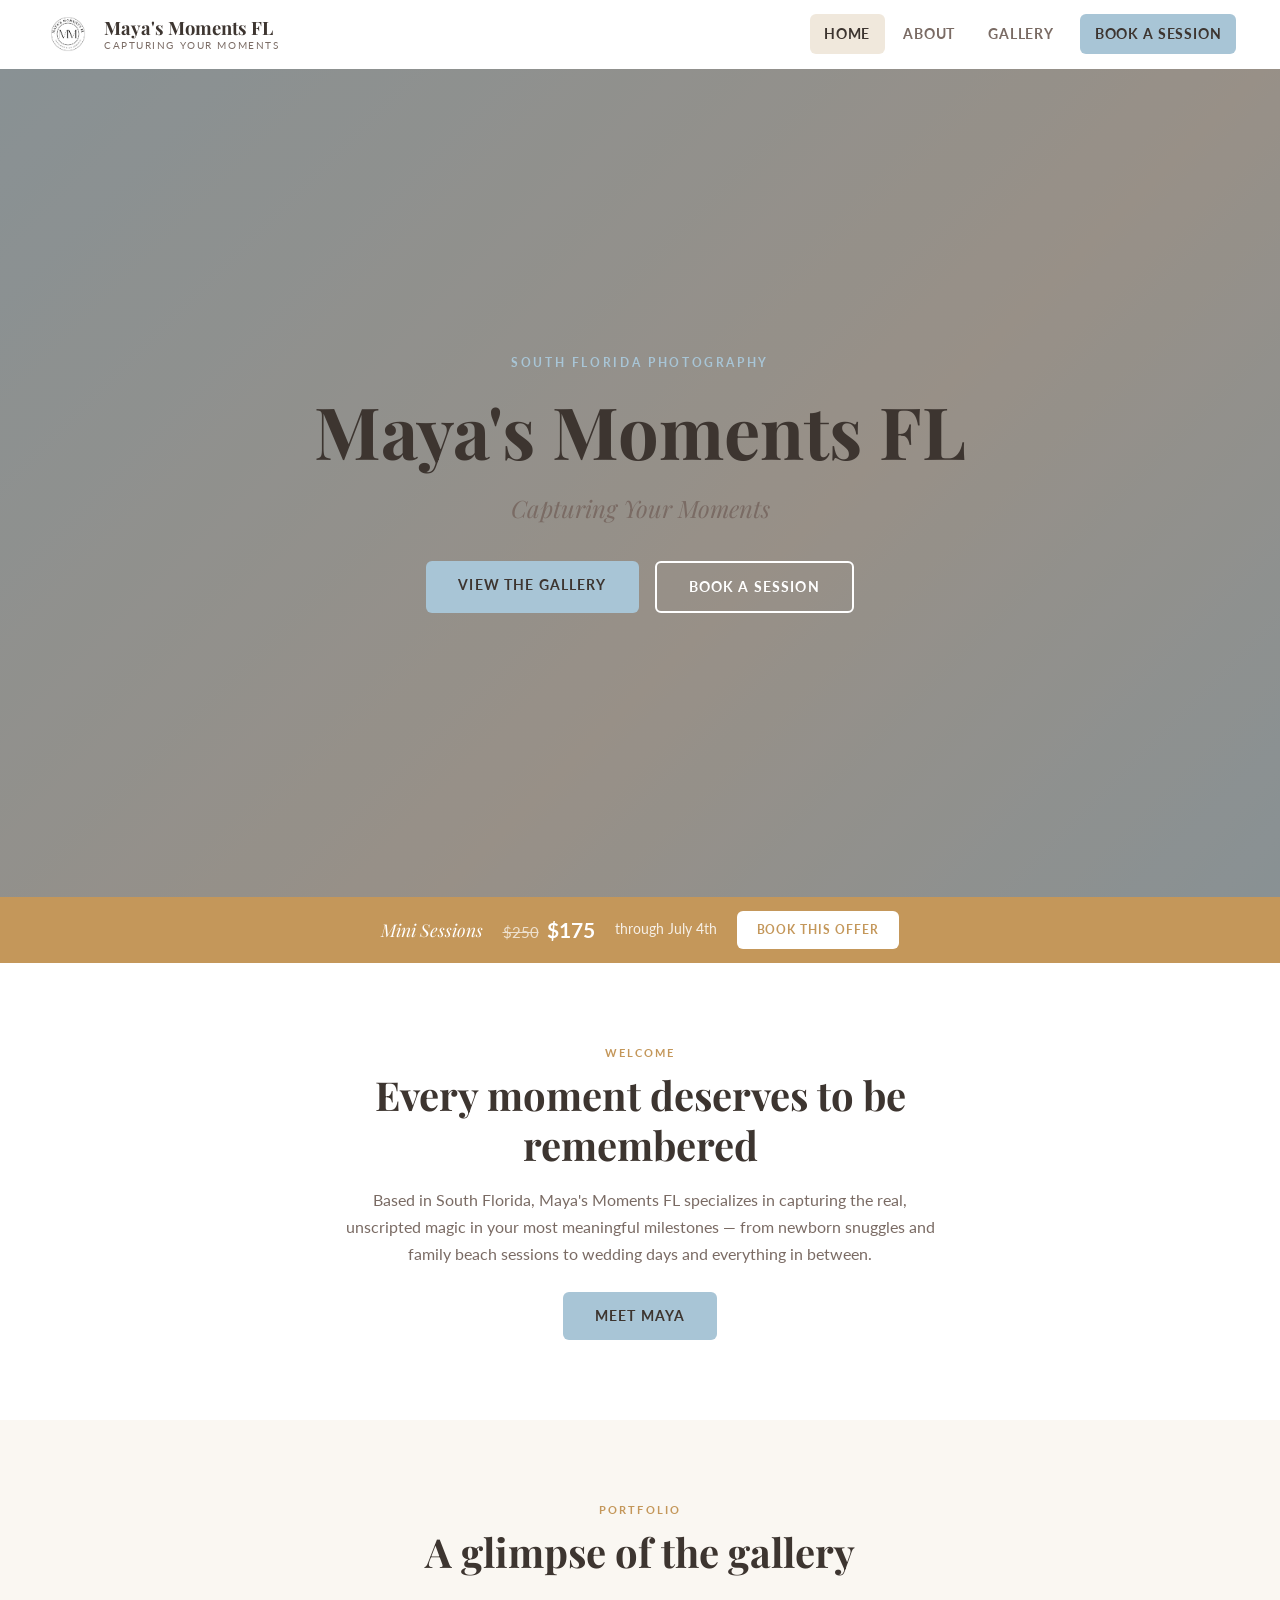
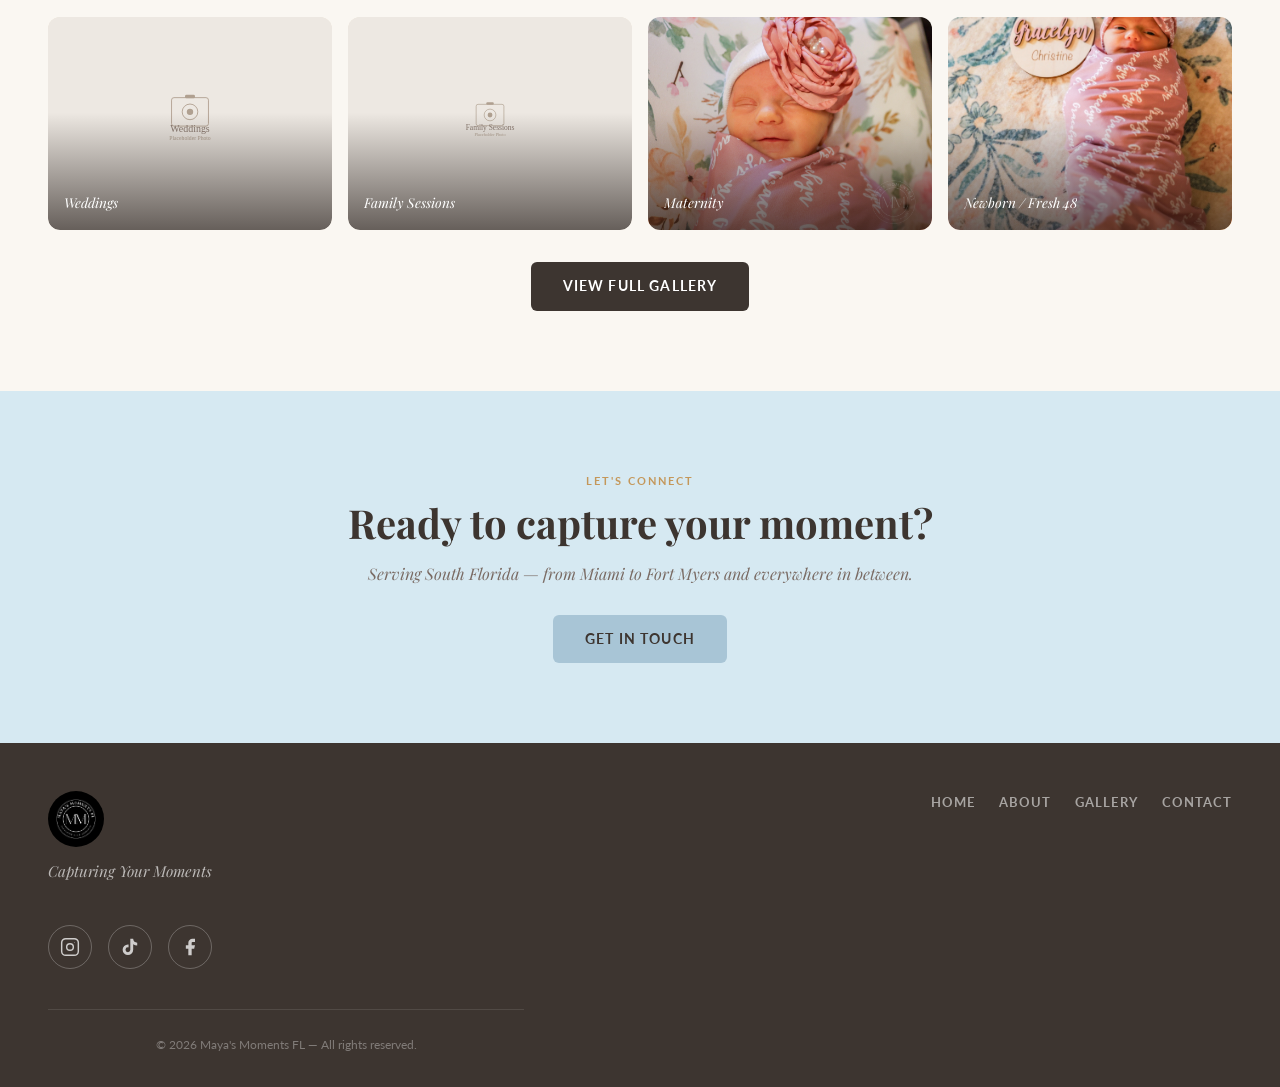
<file: index.html>
<!DOCTYPE html>
<html lang="en">
<head>
  <meta charset="UTF-8">
  <meta name="viewport" content="width=device-width, initial-scale=1.0">
  <title>Maya's Moments FL | South Florida Photographer | Weddings, Newborns &amp; Families</title>
  <meta name="description" content="South Florida photographer specializing in weddings, newborns, maternity, family sessions &amp; more. Serving Fort Myers, Naples, Cape Coral and all of Southwest Florida.">
  <link rel="canonical" href="https://www.mayasmomentsfl.com/">

  <!-- Open Graph -->
  <meta property="og:type"        content="website">
  <meta property="og:url"         content="https://www.mayasmomentsfl.com/">
  <meta property="og:site_name"   content="Maya's Moments FL">
  <meta property="og:title"       content="Maya's Moments FL | South Florida Photographer">
  <meta property="og:description" content="South Florida photographer specializing in weddings, newborns, maternity, family sessions & more. Serving Fort Myers, Naples, Cape Coral and all of Southwest Florida.">
  <meta property="og:image"       content="https://www.mayasmomentsfl.com/images/logo.jpg">
  <meta property="og:locale"      content="en_US">

  <!-- Twitter Card -->
  <meta name="twitter:card"        content="summary_large_image">
  <meta name="twitter:title"       content="Maya's Moments FL | South Florida Photographer">
  <meta name="twitter:description" content="South Florida photographer specializing in weddings, newborns, maternity, family sessions & more. Serving Fort Myers, Naples, Cape Coral and all of Southwest Florida.">
  <meta name="twitter:image"       content="https://www.mayasmomentsfl.com/images/logo.jpg">

  <!-- Structured Data -->
  <script type="application/ld+json">
  {
    "@context": "https://schema.org",
    "@graph": [
      {
        "@type": "WebSite",
        "@id": "https://www.mayasmomentsfl.com/#website",
        "url": "https://www.mayasmomentsfl.com/",
        "name": "Maya's Moments FL",
        "description": "South Florida photographer specializing in weddings, newborns, maternity, family sessions, and more."
      },
      {
        "@type": ["LocalBusiness", "ProfessionalService"],
        "@id": "https://www.mayasmomentsfl.com/#business",
        "name": "Maya's Moments FL",
        "description": "South Florida photographer specializing in weddings, newborn, maternity, family sessions, engagement, birthday parties, senior portraits, headshots, and more. Serving Fort Myers, Naples, Cape Coral, Punta Gorda, Port Charlotte, and all of Southwest Florida.",
        "url": "https://www.mayasmomentsfl.com",
        "logo": {
          "@type": "ImageObject",
          "url": "https://www.mayasmomentsfl.com/images/logo.jpg"
        },
        "image": "https://www.mayasmomentsfl.com/images/logo.jpg",
        "priceRange": "$$",
        "areaServed": [
          {"@type": "City", "name": "Fort Myers"},
          {"@type": "City", "name": "Naples"},
          {"@type": "City", "name": "Cape Coral"},
          {"@type": "City", "name": "Punta Gorda"},
          {"@type": "City", "name": "Port Charlotte"},
          {"@type": "City", "name": "Sarasota"},
          {"@type": "City", "name": "Bonita Springs"},
          {"@type": "City", "name": "Marco Island"},
          {"@type": "City", "name": "Estero"},
          {"@type": "City", "name": "Venice"}
        ],
        "sameAs": [
          "https://www.instagram.com/mayas_moments_fl/",
          "https://www.tiktok.com/@mayasmomentsfl",
          "https://www.facebook.com/profile.php?id=61576767068245"
        ],
        "hasOfferCatalog": {
          "@type": "OfferCatalog",
          "name": "Photography Sessions",
          "itemListElement": [
            {"@type": "Offer", "itemOffered": {"@type": "Service", "name": "Wedding Photography", "description": "Full wedding day coverage across South Florida"}},
            {"@type": "Offer", "itemOffered": {"@type": "Service", "name": "Newborn Photography", "description": "Fresh 48 and newborn sessions in your home or a studio"}},
            {"@type": "Offer", "itemOffered": {"@type": "Service", "name": "Maternity Photography", "description": "Beautiful maternity portraits celebrating new beginnings"}},
            {"@type": "Offer", "itemOffered": {"@type": "Service", "name": "Family Photography", "description": "Outdoor and indoor family portrait sessions"}},
            {"@type": "Offer", "itemOffered": {"@type": "Service", "name": "Engagement Photography", "description": "Romantic engagement sessions at your favorite locations"}},
            {"@type": "Offer", "itemOffered": {"@type": "Service", "name": "Birthday Party Photography", "description": "Birthday party and milestone celebration photography"}},
            {"@type": "Offer", "itemOffered": {"@type": "Service", "name": "Senior Portrait Photography", "description": "High school senior portraits"}},
            {"@type": "Offer", "itemOffered": {"@type": "Service", "name": "Headshot Photography", "description": "Professional headshots and personal branding photography"}}
          ]
        }
      }
    ]
  }
  </script>

  <!-- ⚠️  LOGO PLACEHOLDER: swap src with real logo file once Maya provides it.
       Recommended: SVG or PNG with transparent background, ~200px wide.
       Also update the footer logo (same src). -->
  <link rel="icon" href="images/favicon.svg" type="image/svg+xml">

  <!-- Google Fonts -->
  <link rel="preconnect" href="https://fonts.googleapis.com">
  <link rel="preconnect" href="https://fonts.gstatic.com" crossorigin>
  <link href="https://fonts.googleapis.com/css2?family=Playfair+Display:ital,wght@0,400;0,700;1,400&family=Lato:wght@300;400;700&display=swap" rel="stylesheet">

  <link rel="stylesheet" href="css/styles.css">

  <!-- Google Analytics -->
  <script async src="https://www.googletagmanager.com/gtag/js?id=G-0F8P575LH1"></script>
  <script>
    window.dataLayer = window.dataLayer || [];
    function gtag(){dataLayer.push(arguments);}
    gtag('js', new Date());
    gtag('config', 'G-0F8P575LH1');
  </script>
</head>
<body>

  <!-- ============================================================
       HEADER & NAVIGATION (shared on every page)
       ============================================================ -->
  <header class="site-header" id="site-header">
    <div class="container header-inner">

      <a href="index.html" class="site-logo" aria-label="Maya's Moments FL — Home">
        <img src="images/logo.jpg" alt="Maya's Moments FL logo" width="48" height="48">
        <div class="logo-text">
          Maya's Moments FL
          <span>Capturing Your Moments</span>
        </div>
      </a>

      <!-- Desktop nav -->
      <nav class="nav-menu" aria-label="Main navigation">
        <ul class="nav-list">
          <li><a href="index.html"   class="nav-link">Home</a></li>
          <li><a href="about.html"   class="nav-link">About</a></li>
          <li><a href="gallery.html" class="nav-link">Gallery</a></li>
          <li><a href="contact.html" class="nav-link btn-nav">Book a Session</a></li>
        </ul>
      </nav>

      <!-- Mobile hamburger -->
      <button class="nav-toggle" aria-label="Toggle navigation" aria-expanded="false" aria-controls="mobile-nav">
        <span class="nav-toggle-bar"></span>
        <span class="nav-toggle-bar"></span>
        <span class="nav-toggle-bar"></span>
      </button>

    </div>

    <!-- Mobile dropdown -->
    <div class="nav-mobile-menu" id="mobile-nav">
      <ul class="nav-mobile-list">
        <li><a href="index.html"   class="nav-link">Home</a></li>
        <li><a href="about.html"   class="nav-link">About</a></li>
        <li><a href="gallery.html" class="nav-link">Gallery</a></li>
        <li><a href="contact.html" class="nav-link">Book a Session</a></li>
      </ul>
    </div>
  </header>


  <!-- ============================================================
       HERO
       Once Maya's hero photo is ready:
         1. Upload it to images/hero/hero.jpg (or .webp)
         2. Add this to the .hero element's inline style:
            background-image: url('images/hero/hero.jpg');
         3. Add class "has-photo" to .hero so text switches to white
         4. Remove or keep the .hero-placeholder-bg div (it will
            be hidden behind the real photo)
       ============================================================ -->
  <section class="hero">
    <div class="hero-placeholder-bg" aria-hidden="true"></div>
    <div class="hero-content">
      <span class="hero-eyebrow">South Florida Photography</span>
      <h1>Maya's Moments FL</h1>
      <p class="hero-tagline">Capturing Your Moments</p>
      <div class="hero-cta-group">
        <a href="gallery.html" class="btn btn-primary">View the Gallery</a>
        <a href="contact.html" class="btn btn-outline">Book a Session</a>
      </div>
    </div>
  </section>


  <!-- ============================================================
       PROMO BANNER
       ⚠️  THIS IS THE ONLY BLOCK YOU NEED TO EDIT TO CHANGE THE
           CURRENT PROMOTION. Update the 5 values marked below.
           No layout or CSS changes needed — text only.
       ============================================================ -->
  <section class="promo-banner">
    <div class="promo-inner container">

      <!-- The session type or offer name -->
      <span class="promo-service">Mini Sessions</span>

      <div class="promo-pricing">
        <!-- Original (full) price — shown with strikethrough -->
        <span class="promo-original">$250</span>
        <!-- Sale price -->
        <span class="promo-sale">$175</span>
      </div>

      <!-- The deadline — write it however you like -->
      <span class="promo-through">through July 4th</span>

      <a href="contact.html" class="btn-promo">Book This Offer</a>

    </div>
  </section>


  <!-- ============================================================
       INTRO
       ============================================================ -->
  <section class="intro">
    <div class="intro-inner container">
      <span class="section-label">Welcome</span>
      <h2>Every moment deserves to be remembered</h2>
      <p>
        Based in South Florida, Maya's Moments FL specializes in capturing the
        real, unscripted magic in your most meaningful milestones — from
        newborn snuggles and family beach sessions to wedding days and
        everything in between.
      </p>
      <!-- ⚠️  PLACEHOLDER intro copy above — swap with Maya's preferred wording -->
      <a href="about.html" class="btn btn-primary">Meet Maya</a>
    </div>
  </section>


  <!-- ============================================================
       GALLERY PREVIEW (featured categories on homepage)
       Each .preview-card shows one category. To change which
       categories appear here, update the data-category labels,
       the image src paths, and the link hrefs.
       ============================================================ -->
  <section class="gallery-preview">
    <div class="container">
      <span class="section-label">Portfolio</span>
      <h2>A glimpse of the gallery</h2>

      <div class="preview-grid">

        <div class="preview-card">
          <img src="images/gallery/weddings/01.svg"
               alt="Wedding photography"
               loading="lazy" width="800" height="1067">
          <div class="preview-card-label">
            <span>Weddings</span>
          </div>
          <a href="gallery.html?filter=weddings" class="preview-card-link" aria-label="See wedding photos"></a>
        </div>

        <div class="preview-card">
          <img src="images/gallery/family-sessions/02.svg"
               alt="Family session photography"
               loading="lazy" width="1200" height="800">
          <div class="preview-card-label">
            <span>Family Sessions</span>
          </div>
          <a href="gallery.html?filter=family-sessions" class="preview-card-link" aria-label="See family session photos"></a>
        </div>

        <div class="preview-card">
          <img src="images/gallery/maternity/9S3A1457.jpg"
               alt="Maternity photography"
               loading="lazy" width="2000" height="1628">
          <div class="preview-card-label">
            <span>Maternity</span>
          </div>
          <a href="gallery.html?filter=maternity" class="preview-card-link" aria-label="See maternity photos"></a>
        </div>

        <div class="preview-card">
          <img src="images/gallery/newborn-fresh-48/9S3A1040.jpg"
               alt="Newborn photography"
               loading="lazy" width="1333" height="2000">
          <div class="preview-card-label">
            <span>Newborn / Fresh 48</span>
          </div>
          <a href="gallery.html?filter=newborn-fresh-48" class="preview-card-link" aria-label="See newborn photos"></a>
        </div>

      </div>

      <div class="preview-more">
        <a href="gallery.html" class="btn btn-dark">View Full Gallery</a>
      </div>
    </div>
  </section>


  <!-- ============================================================
       CTA SECTION
       ============================================================ -->
  <section class="cta-section">
    <div class="container">
      <span class="section-label">Let's Connect</span>
      <h2>Ready to capture your moment?</h2>
      <p>Serving South Florida — from Miami to Fort Myers and everywhere in between.</p>
      <a href="contact.html" class="btn btn-primary">Get in Touch</a>
    </div>
  </section>


  <!-- ============================================================
       FOOTER (shared on every page)
       ============================================================ -->
  <footer class="site-footer">
    <div class="footer-inner container">

      <div class="footer-brand">
        <img src="images/logo.jpg" alt="Maya's Moments FL" width="56" height="56">
        <p class="footer-tagline">Capturing Your Moments</p>
      </div>

      <nav class="footer-nav" aria-label="Footer navigation">
        <a href="index.html">Home</a>
        <a href="about.html">About</a>
        <a href="gallery.html">Gallery</a>
        <a href="contact.html">Contact</a>
      </nav>

      <!-- Social links -->
      <div class="social-links" aria-label="Social media links">

        <!-- Instagram -->
        <a href="https://www.instagram.com/mayas_moments_fl/"
           class="social-link"
           target="_blank"
           rel="noopener noreferrer"
           aria-label="Instagram: @mayas_moments_fl">
          <svg viewBox="0 0 24 24" fill="none" stroke="currentColor" stroke-width="1.75" stroke-linecap="round" stroke-linejoin="round" aria-hidden="true">
            <rect x="2" y="2" width="20" height="20" rx="5" ry="5"/>
            <circle cx="12" cy="12" r="4"/>
            <circle cx="17.5" cy="6.5" r="0.5" fill="currentColor" stroke="none"/>
          </svg>
        </a>

        <!-- TikTok -->
        <a href="https://www.tiktok.com/@mayasmomentsfl"
           class="social-link"
           target="_blank"
           rel="noopener noreferrer"
           aria-label="TikTok: @mayasmomentsfl">
          <svg viewBox="0 0 24 24" fill="currentColor" aria-hidden="true">
            <path d="M19.59 6.69a4.83 4.83 0 01-3.77-4.25V2h-3.45v13.67a2.89 2.89 0 01-2.88 2.5 2.89 2.89 0 01-2.89-2.89 2.89 2.89 0 012.89-2.89c.28 0 .54.04.79.1V9.01a6.27 6.27 0 00-.79-.05 6.34 6.34 0 00-6.34 6.34 6.34 6.34 0 006.34 6.34 6.34 6.34 0 006.33-6.34V8.69a8.18 8.18 0 004.84 1.56V6.82a4.86 4.86 0 01-1.07-.13z"/>
          </svg>
        </a>

        <!-- Facebook
             ⚠️  This is a personal-profile-style URL, not a Business Page URL.
             Ask Maya to convert her page to a proper Facebook Business Page to
             get a clean vanity URL like facebook.com/MayasMomentsFl.
             Then replace the href below with the cleaner URL. -->
        <a href="https://www.facebook.com/profile.php?id=61576767068245"
           class="social-link"
           target="_blank"
           rel="noopener noreferrer"
           aria-label="Facebook: Maya's Moments FL">
          <svg viewBox="0 0 24 24" fill="currentColor" aria-hidden="true">
            <path d="M18 2h-3a5 5 0 00-5 5v3H7v4h3v8h4v-8h3l1-4h-4V7a1 1 0 011-1h3z"/>
          </svg>
        </a>

      </div>

      <p class="footer-bottom">
        &copy; <span id="footer-year"></span> Maya's Moments FL &mdash; All rights reserved.
      </p>

    </div>
  </footer>

  <script>document.getElementById('footer-year').textContent = new Date().getFullYear();</script>
  <script src="js/main.js"></script>

</body>
</html>
</file>
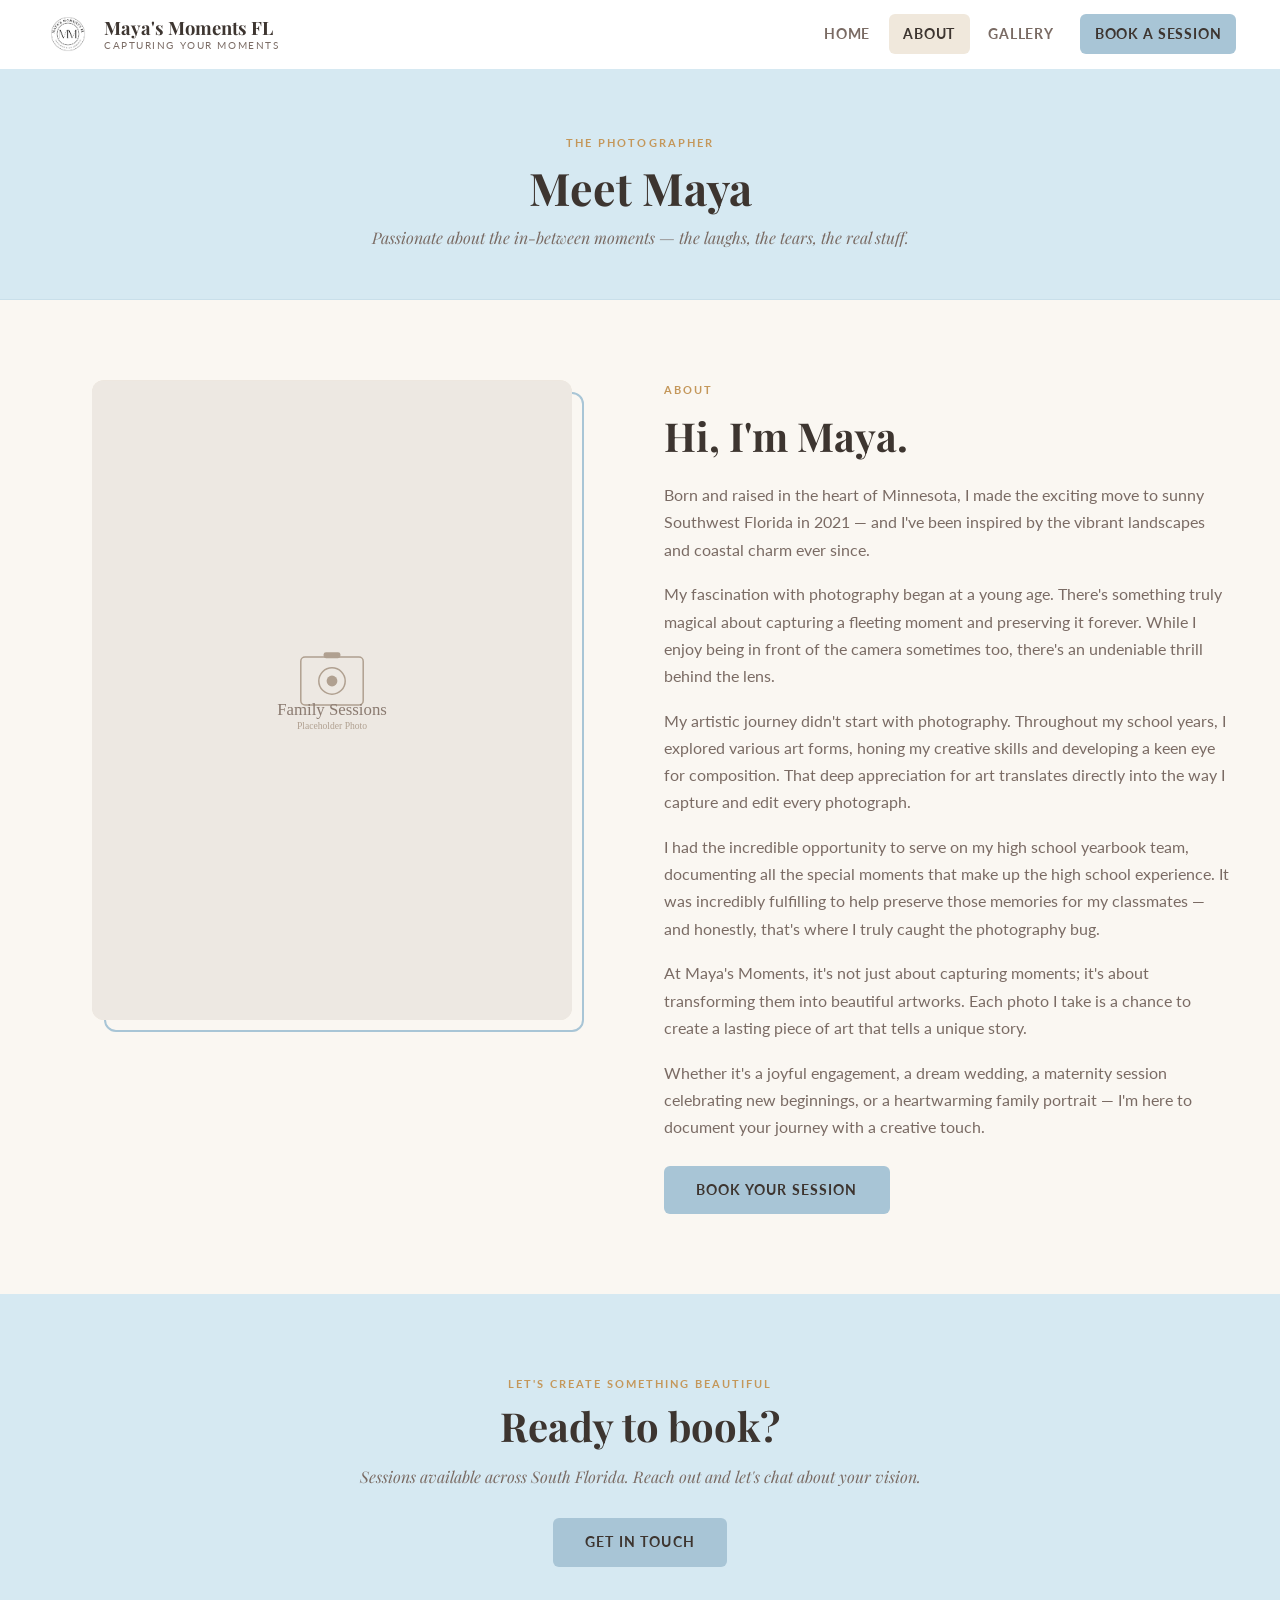
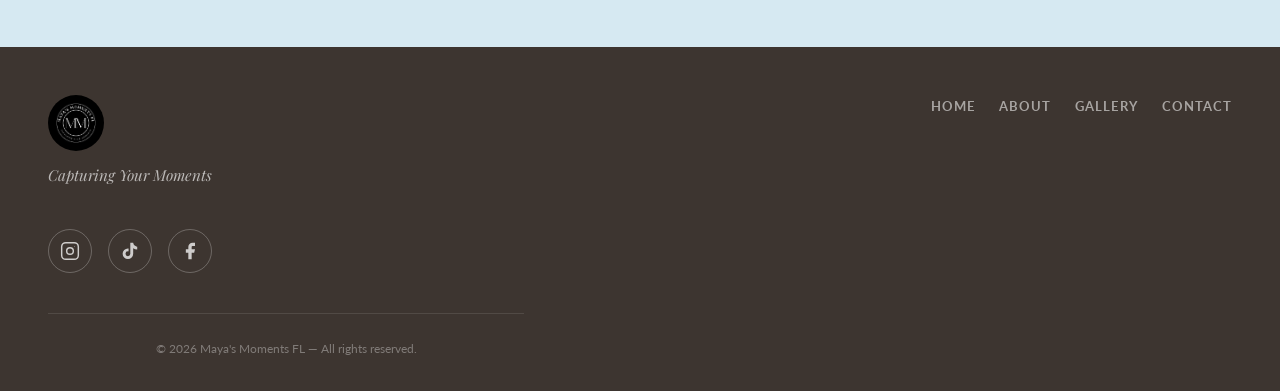
<file: about.html>
<!DOCTYPE html>
<html lang="en">
<head>
  <meta charset="UTF-8">
  <meta name="viewport" content="width=device-width, initial-scale=1.0">
  <title>About Maya | South Florida Photographer — Maya's Moments FL</title>
  <meta name="description" content="Meet Maya — a passionate South Florida photographer capturing life's most meaningful moments. Minnesota-raised, Southwest Florida-based since 2021.">
  <link rel="canonical" href="https://www.mayasmomentsfl.com/about.html">

  <!-- Open Graph -->
  <meta property="og:type"        content="profile">
  <meta property="og:url"         content="https://www.mayasmomentsfl.com/about.html">
  <meta property="og:site_name"   content="Maya's Moments FL">
  <meta property="og:title"       content="About Maya | South Florida Photographer">
  <meta property="og:description" content="Meet Maya — a passionate South Florida photographer capturing life's most meaningful moments. Minnesota-raised, Southwest Florida-based since 2021.">
  <meta property="og:image"       content="https://www.mayasmomentsfl.com/images/logo.jpg">
  <meta property="og:locale"      content="en_US">

  <!-- Twitter Card -->
  <meta name="twitter:card"        content="summary_large_image">
  <meta name="twitter:title"       content="About Maya | South Florida Photographer">
  <meta name="twitter:description" content="Meet Maya — a passionate South Florida photographer capturing life's most meaningful moments. Minnesota-raised, Southwest Florida-based since 2021.">
  <meta name="twitter:image"       content="https://www.mayasmomentsfl.com/images/logo.jpg">

  <!-- Structured Data -->
  <script type="application/ld+json">
  {
    "@context": "https://schema.org",
    "@graph": [
      {
        "@type": "AboutPage",
        "@id": "https://www.mayasmomentsfl.com/about.html#page",
        "url": "https://www.mayasmomentsfl.com/about.html",
        "name": "About Maya | South Florida Photographer — Maya's Moments FL",
        "description": "Meet Maya, South Florida photographer passionate about capturing life's most meaningful moments.",
        "isPartOf": {"@id": "https://www.mayasmomentsfl.com/#website"}
      },
      {
        "@type": "Person",
        "@id": "https://www.mayasmomentsfl.com/about.html#maya",
        "name": "Maya",
        "jobTitle": "Photographer",
        "worksFor": {"@id": "https://www.mayasmomentsfl.com/#business"},
        "description": "Born in Minnesota, Maya moved to Southwest Florida in 2021. With an art background and passion for storytelling through imagery, she specializes in weddings, newborns, maternity, and family photography.",
        "sameAs": [
          "https://www.instagram.com/mayas_moments_fl/",
          "https://www.tiktok.com/@mayasmomentsfl"
        ]
      }
    ]
  }
  </script>

  <link rel="icon" href="images/favicon.svg" type="image/svg+xml">
  <link rel="preconnect" href="https://fonts.googleapis.com">
  <link rel="preconnect" href="https://fonts.gstatic.com" crossorigin>
  <link href="https://fonts.googleapis.com/css2?family=Playfair+Display:ital,wght@0,400;0,700;1,400&family=Lato:wght@300;400;700&display=swap" rel="stylesheet">
  <link rel="stylesheet" href="css/styles.css">

  <!-- Google Analytics -->
  <script async src="https://www.googletagmanager.com/gtag/js?id=G-0F8P575LH1"></script>
  <script>
    window.dataLayer = window.dataLayer || [];
    function gtag(){dataLayer.push(arguments);}
    gtag('js', new Date());
    gtag('config', 'G-0F8P575LH1');
  </script>
</head>
<body>

  <!-- ============================================================
       HEADER & NAVIGATION
       ============================================================ -->
  <header class="site-header" id="site-header">
    <div class="container header-inner">

      <a href="index.html" class="site-logo" aria-label="Maya's Moments FL — Home">
        <img src="images/logo.jpg" alt="Maya's Moments FL logo" width="48" height="48">
        <div class="logo-text">
          Maya's Moments FL
          <span>Capturing Your Moments</span>
        </div>
      </a>

      <nav class="nav-menu" aria-label="Main navigation">
        <ul class="nav-list">
          <li><a href="index.html"   class="nav-link">Home</a></li>
          <li><a href="about.html"   class="nav-link">About</a></li>
          <li><a href="gallery.html" class="nav-link">Gallery</a></li>
          <li><a href="contact.html" class="nav-link btn-nav">Book a Session</a></li>
        </ul>
      </nav>

      <button class="nav-toggle" aria-label="Toggle navigation" aria-expanded="false" aria-controls="mobile-nav">
        <span class="nav-toggle-bar"></span>
        <span class="nav-toggle-bar"></span>
        <span class="nav-toggle-bar"></span>
      </button>

    </div>

    <div class="nav-mobile-menu" id="mobile-nav">
      <ul class="nav-mobile-list">
        <li><a href="index.html"   class="nav-link">Home</a></li>
        <li><a href="about.html"   class="nav-link">About</a></li>
        <li><a href="gallery.html" class="nav-link">Gallery</a></li>
        <li><a href="contact.html" class="nav-link">Book a Session</a></li>
      </ul>
    </div>
  </header>


  <!-- ============================================================
       PAGE HERO
       ============================================================ -->
  <section class="page-hero">
    <div class="container">
      <span class="section-label">The photographer</span>
      <h1>Meet Maya</h1>
      <p>Passionate about the in-between moments — the laughs, the tears, the real stuff.</p>
    </div>
  </section>


  <!-- ============================================================
       ABOUT CONTENT
       ⚠️  BIO TEXT IS A PLACEHOLDER.
           Replace the paragraphs below with Maya's actual "About"
           text from her Zenfolio profile page.
       ============================================================ -->
  <section class="about-section">
    <div class="container">
      <div class="about-inner">

        <div class="about-photo-wrap">
          <!-- ⚠️  PLACEHOLDER PHOTO — add a portrait of Maya.
               Recommended: images/about/maya.jpg  (3:4 crop, ~800x1067px)
               Replace the src below when the photo is ready. -->
          <img src="images/gallery/family-sessions/01.svg"
               alt="Maya — photographer"
               width="800" height="1067"
               loading="lazy">
        </div>

        <div class="about-text">
          <span class="section-label">About</span>
          <h2>Hi, I'm Maya.</h2>

          <p>
            Born and raised in the heart of Minnesota, I made the exciting move
            to sunny Southwest Florida in 2021 — and I've been inspired by the
            vibrant landscapes and coastal charm ever since.
          </p>
          <p>
            My fascination with photography began at a young age. There's
            something truly magical about capturing a fleeting moment and
            preserving it forever. While I enjoy being in front of the camera
            sometimes too, there's an undeniable thrill behind the lens.
          </p>
          <p>
            My artistic journey didn't start with photography. Throughout my
            school years, I explored various art forms, honing my creative
            skills and developing a keen eye for composition. That deep
            appreciation for art translates directly into the way I capture and
            edit every photograph.
          </p>
          <p>
            I had the incredible opportunity to serve on my high school yearbook
            team, documenting all the special moments that make up the high
            school experience. It was incredibly fulfilling to help preserve
            those memories for my classmates — and honestly, that's where I
            truly caught the photography bug.
          </p>
          <p>
            At Maya's Moments, it's not just about capturing moments; it's about
            transforming them into beautiful artworks. Each photo I take is a
            chance to create a lasting piece of art that tells a unique story.
          </p>
          <p>
            Whether it's a joyful engagement, a dream wedding, a maternity
            session celebrating new beginnings, or a heartwarming family
            portrait — I'm here to document your journey with a creative touch.
          </p>

          <a href="contact.html" class="btn btn-primary">Book Your Session</a>
        </div>

      </div>
    </div>
  </section>


  <!-- ============================================================
       CTA
       ============================================================ -->
  <section class="cta-section">
    <div class="container">
      <span class="section-label">Let's create something beautiful</span>
      <h2>Ready to book?</h2>
      <p>Sessions available across South Florida. Reach out and let's chat about your vision.</p>
      <a href="contact.html" class="btn btn-primary">Get in Touch</a>
    </div>
  </section>


  <!-- ============================================================
       FOOTER
       ============================================================ -->
  <footer class="site-footer">
    <div class="footer-inner container">

      <div class="footer-brand">
        <img src="images/logo.jpg" alt="Maya's Moments FL" width="56" height="56">
        <p class="footer-tagline">Capturing Your Moments</p>
      </div>

      <nav class="footer-nav" aria-label="Footer navigation">
        <a href="index.html">Home</a>
        <a href="about.html">About</a>
        <a href="gallery.html">Gallery</a>
        <a href="contact.html">Contact</a>
      </nav>

      <div class="social-links" aria-label="Social media links">

        <a href="https://www.instagram.com/mayas_moments_fl/"
           class="social-link" target="_blank" rel="noopener noreferrer"
           aria-label="Instagram: @mayas_moments_fl">
          <svg viewBox="0 0 24 24" fill="none" stroke="currentColor" stroke-width="1.75" stroke-linecap="round" stroke-linejoin="round" aria-hidden="true">
            <rect x="2" y="2" width="20" height="20" rx="5" ry="5"/>
            <circle cx="12" cy="12" r="4"/>
            <circle cx="17.5" cy="6.5" r="0.5" fill="currentColor" stroke="none"/>
          </svg>
        </a>

        <a href="https://www.tiktok.com/@mayasmomentsfl"
           class="social-link" target="_blank" rel="noopener noreferrer"
           aria-label="TikTok: @mayasmomentsfl">
          <svg viewBox="0 0 24 24" fill="currentColor" aria-hidden="true">
            <path d="M19.59 6.69a4.83 4.83 0 01-3.77-4.25V2h-3.45v13.67a2.89 2.89 0 01-2.88 2.5 2.89 2.89 0 01-2.89-2.89 2.89 2.89 0 012.89-2.89c.28 0 .54.04.79.1V9.01a6.27 6.27 0 00-.79-.05 6.34 6.34 0 00-6.34 6.34 6.34 6.34 0 006.34 6.34 6.34 6.34 0 006.33-6.34V8.69a8.18 8.18 0 004.84 1.56V6.82a4.86 4.86 0 01-1.07-.13z"/>
          </svg>
        </a>

        <!-- ⚠️  FACEBOOK URL: personal-profile URL — swap once Maya converts to Business Page -->
        <a href="https://www.facebook.com/profile.php?id=61576767068245"
           class="social-link" target="_blank" rel="noopener noreferrer"
           aria-label="Facebook: Maya's Moments FL">
          <svg viewBox="0 0 24 24" fill="currentColor" aria-hidden="true">
            <path d="M18 2h-3a5 5 0 00-5 5v3H7v4h3v8h4v-8h3l1-4h-4V7a1 1 0 011-1h3z"/>
          </svg>
        </a>

      </div>

      <p class="footer-bottom">
        &copy; <span id="footer-year"></span> Maya's Moments FL &mdash; All rights reserved.
      </p>

    </div>
  </footer>

  <script>document.getElementById('footer-year').textContent = new Date().getFullYear();</script>
  <script src="js/main.js"></script>

</body>
</html>
</file>
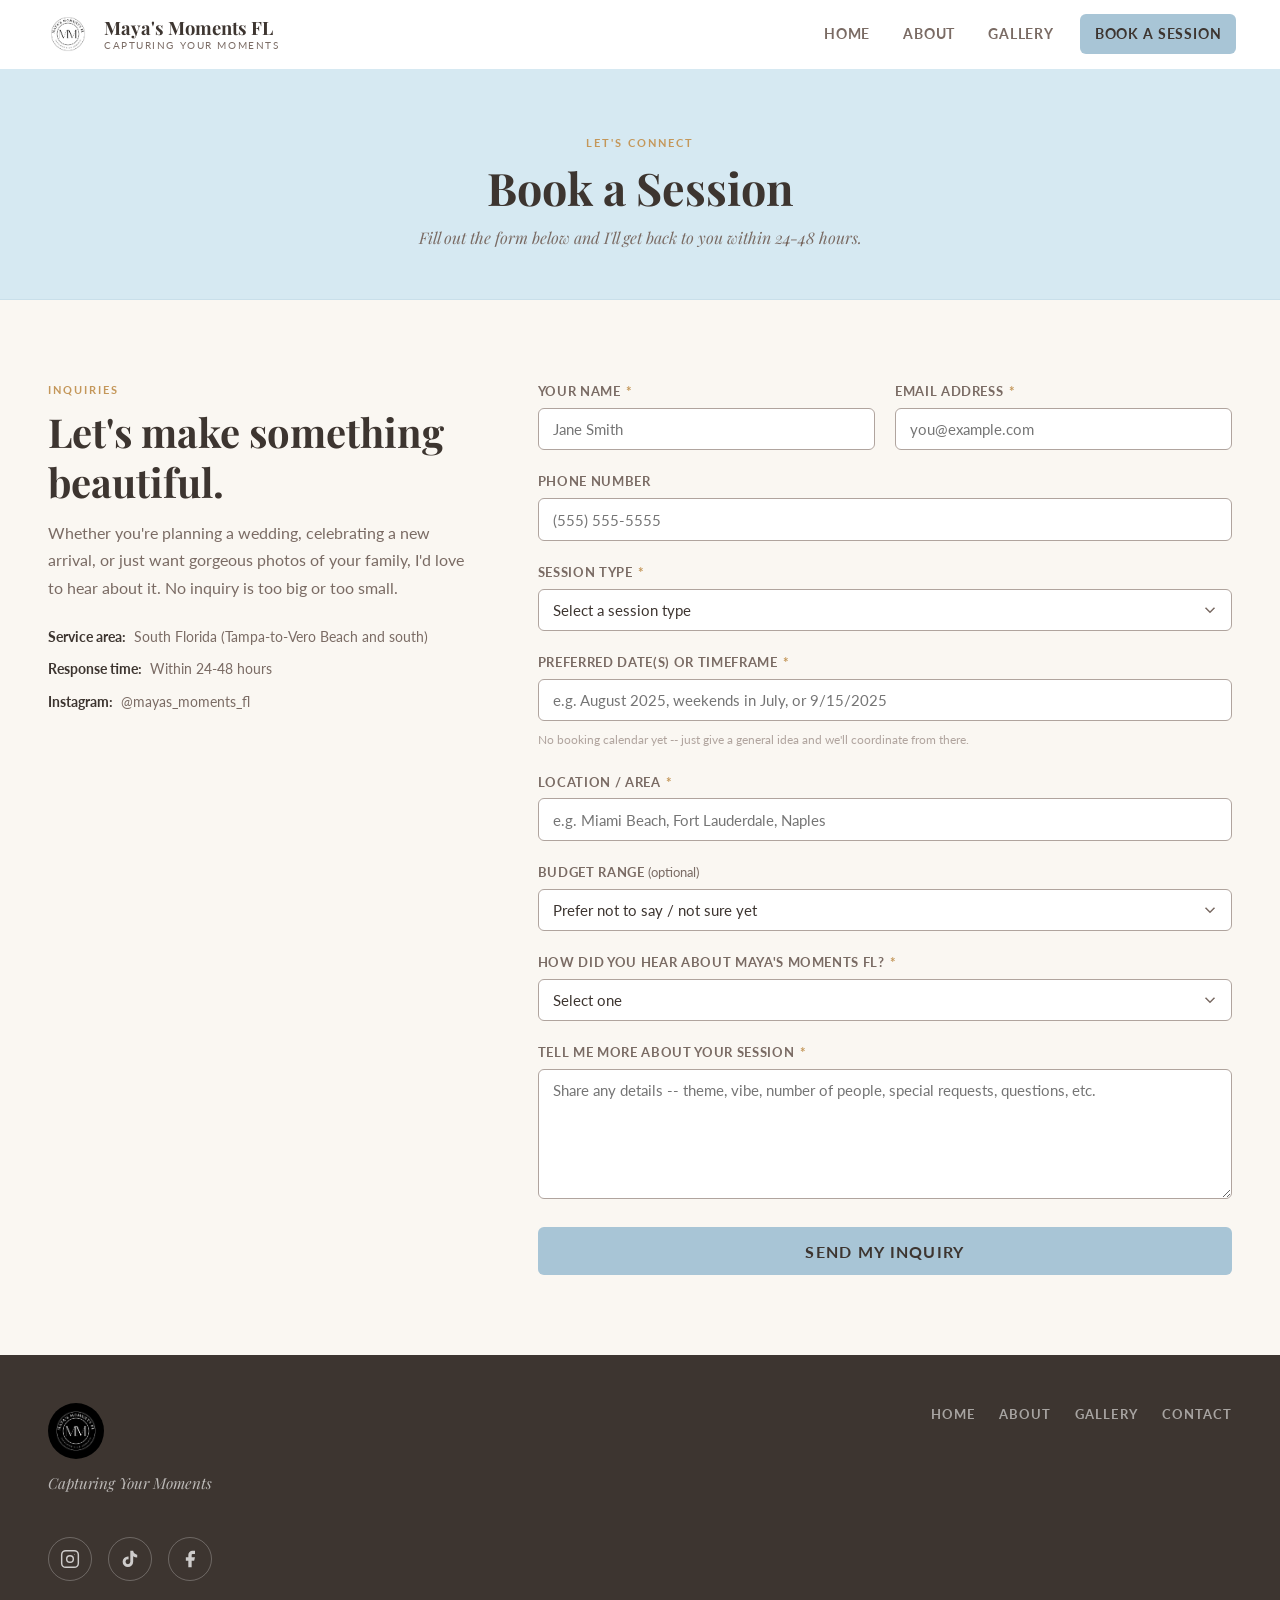
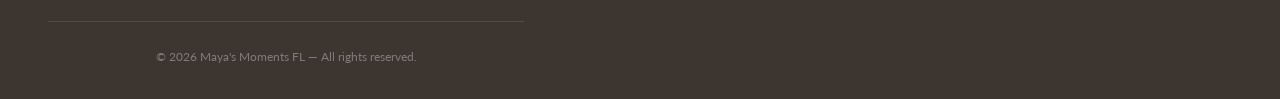
<file: contact.html>
<!DOCTYPE html>
<html lang="en">
<head>
  <meta charset="UTF-8">
  <meta name="viewport" content="width=device-width, initial-scale=1.0">
  <title>Book a Session | South Florida Photography — Maya's Moments FL</title>
  <meta name="description" content="Book a photography session with Maya's Moments FL. Serving South Florida for weddings, families, newborns, maternity & more. Inquire today.">
  <link rel="canonical" href="https://www.mayasmomentsfl.com/contact.html">

  <!-- Open Graph -->
  <meta property="og:type"        content="website">
  <meta property="og:url"         content="https://www.mayasmomentsfl.com/contact.html">
  <meta property="og:site_name"   content="Maya's Moments FL">
  <meta property="og:title"       content="Book a Session | Maya's Moments FL — South Florida Photographer">
  <meta property="og:description" content="Book a photography session with Maya's Moments FL. Serving South Florida for weddings, families, newborns, maternity & more. Inquire today.">
  <meta property="og:image"       content="https://www.mayasmomentsfl.com/images/logo.jpg">
  <meta property="og:locale"      content="en_US">

  <!-- Twitter Card -->
  <meta name="twitter:card"        content="summary_large_image">
  <meta name="twitter:title"       content="Book a Session | Maya's Moments FL — South Florida Photographer">
  <meta name="twitter:description" content="Book a photography session with Maya's Moments FL. Serving South Florida for weddings, families, newborns, maternity & more. Inquire today.">
  <meta name="twitter:image"       content="https://www.mayasmomentsfl.com/images/logo.jpg">

  <!-- Structured Data -->
  <script type="application/ld+json">
  {
    "@context": "https://schema.org",
    "@type": "ContactPage",
    "@id": "https://www.mayasmomentsfl.com/contact.html#page",
    "url": "https://www.mayasmomentsfl.com/contact.html",
    "name": "Book a Session | South Florida Photography — Maya's Moments FL",
    "description": "Inquire about a photography session with Maya's Moments FL. Serving South Florida for weddings, family sessions, maternity, newborns, and more.",
    "isPartOf": {"@id": "https://www.mayasmomentsfl.com/#website"}
  }
  </script>

  <link rel="icon" href="images/favicon.svg" type="image/svg+xml">
  <link rel="preconnect" href="https://fonts.googleapis.com">
  <link rel="preconnect" href="https://fonts.gstatic.com" crossorigin>
  <link href="https://fonts.googleapis.com/css2?family=Playfair+Display:ital,wght@0,400;0,700;1,400&family=Lato:wght@300;400;700&display=swap" rel="stylesheet">
  <link rel="stylesheet" href="css/styles.css">

  <!-- Google Analytics -->
  <script async src="https://www.googletagmanager.com/gtag/js?id=G-0F8P575LH1"></script>
  <script>
    window.dataLayer = window.dataLayer || [];
    function gtag(){dataLayer.push(arguments);}
    gtag('js', new Date());
    gtag('config', 'G-0F8P575LH1');
  </script>
</head>
<body>

  <!-- ============================================================
       HEADER & NAVIGATION
       ============================================================ -->
  <header class="site-header" id="site-header">
    <div class="container header-inner">

      <a href="index.html" class="site-logo" aria-label="Maya's Moments FL — Home">
        <img src="images/logo.jpg" alt="Maya's Moments FL logo" width="48" height="48">
        <div class="logo-text">
          Maya's Moments FL
          <span>Capturing Your Moments</span>
        </div>
      </a>

      <nav class="nav-menu" aria-label="Main navigation">
        <ul class="nav-list">
          <li><a href="index.html"   class="nav-link">Home</a></li>
          <li><a href="about.html"   class="nav-link">About</a></li>
          <li><a href="gallery.html" class="nav-link">Gallery</a></li>
          <li><a href="contact.html" class="nav-link btn-nav">Book a Session</a></li>
        </ul>
      </nav>

      <button class="nav-toggle" aria-label="Toggle navigation" aria-expanded="false" aria-controls="mobile-nav">
        <span class="nav-toggle-bar"></span>
        <span class="nav-toggle-bar"></span>
        <span class="nav-toggle-bar"></span>
      </button>

    </div>

    <div class="nav-mobile-menu" id="mobile-nav">
      <ul class="nav-mobile-list">
        <li><a href="index.html"   class="nav-link">Home</a></li>
        <li><a href="about.html"   class="nav-link">About</a></li>
        <li><a href="gallery.html" class="nav-link">Gallery</a></li>
        <li><a href="contact.html" class="nav-link">Book a Session</a></li>
      </ul>
    </div>
  </header>


  <!-- ============================================================
       PAGE HERO
       ============================================================ -->
  <section class="page-hero">
    <div class="container">
      <span class="section-label">Let's connect</span>
      <h1>Book a Session</h1>
      <p>Fill out the form below and I'll get back to you within 24-48 hours.</p>
    </div>
  </section>


  <!-- ============================================================
       CONTACT SECTION
       ============================================================ -->
  <section class="contact-section">
    <div class="container">
      <div class="contact-inner">

        <!-- Left column: info -->
        <div class="contact-info">
          <span class="section-label">Inquiries</span>
          <h2>Let's make something beautiful.</h2>
          <p>
            Whether you're planning a wedding, celebrating a new arrival, or
            just want gorgeous photos of your family, I'd love to hear about it.
            No inquiry is too big or too small.
          </p>
          <!-- ⚠️  PLACEHOLDER copy above — swap with Maya's preferred wording -->

          <div class="contact-meta">
            <div class="contact-meta-item">
              <strong>Service area:</strong>
              <span>South Florida (Tampa-to-Vero Beach and south)</span>
            </div>
            <div class="contact-meta-item">
              <strong>Response time:</strong>
              <span>Within 24-48 hours</span>
            </div>
            <div class="contact-meta-item">
              <strong>Instagram:</strong>
              <a href="https://www.instagram.com/mayas_moments_fl/" target="_blank" rel="noopener noreferrer">@mayas_moments_fl</a>
            </div>
          </div>
        </div>


        <!-- Right column: inquiry form -->
        <div class="contact-form-wrap">

          <!-- ⚠️  FORMSPREE SETUP — before going live:
               1. Go to formspree.io and create a free account.
               2. Create a new form; copy your unique form endpoint URL.
               3. Replace YOUR_FORM_ID_HERE in the action= below.
                  Example: action="https://formspree.io/f/abcdefgh"
               Formspree will email all submissions to the email on your account. -->
          <form class="inquiry-form"
                id="inquiry-form"
                action="https://formspree.io/f/xwvdpddg"
                method="POST">

            <!-- Honeypot field (spam protection — do not remove) -->
            <input type="text" name="_gotcha" style="display:none" tabindex="-1" autocomplete="off">

            <!-- Redirect back here after submission -->
            <input type="hidden" name="_next" value="contact.html?sent=1">


            <div class="form-row">
              <div class="form-group">
                <label for="name">Your name <span class="req" aria-label="required">*</span></label>
                <input type="text" id="name" name="name" required autocomplete="name" placeholder="Jane Smith">
              </div>

              <div class="form-group">
                <label for="email">Email address <span class="req" aria-label="required">*</span></label>
                <input type="email" id="email" name="email" required autocomplete="email" placeholder="you@example.com">
              </div>
            </div>

            <div class="form-group">
              <label for="phone">Phone number</label>
              <input type="tel" id="phone" name="phone" autocomplete="tel" placeholder="(555) 555-5555">
            </div>

            <div class="form-group">
              <label for="session-type">Session type <span class="req" aria-label="required">*</span></label>
              <select id="session-type" name="session_type" required>
                <option value="" disabled selected>Select a session type</option>
                <option value="Weddings">Weddings</option>
                <option value="Family Sessions">Family Sessions</option>
                <option value="Maternity">Maternity</option>
                <option value="Newborn / Fresh 48">Newborn / Fresh 48</option>
                <option value="Engagement Sessions">Engagement Sessions</option>
                <option value="Couple Sessions">Couple Sessions</option>
                <option value="Birthday Parties">Birthday Parties</option>
                <option value="Baby Showers / Gender Reveals">Baby Showers / Gender Reveals</option>
                <option value="Senior Portraits">Senior Portraits</option>
                <option value="Courthouse Weddings / Elopements">Courthouse Weddings / Elopements</option>
                <option value="Engagement Proposals">Engagement Proposals</option>
                <option value="Bachelorette Parties">Bachelorette Parties</option>
                <option value="Anniversary Sessions">Anniversary Sessions</option>
                <option value="Headshots / Branding">Headshots / Branding</option>
                <option value="Pet Photography">Pet Photography</option>
                <option value="Other">Other</option>
              </select>
            </div>

            <div class="form-group">
              <label for="timeframe">Preferred date(s) or timeframe <span class="req" aria-label="required">*</span></label>
              <input type="text"
                     id="timeframe"
                     name="timeframe"
                     required
                     placeholder="e.g. August 2025, weekends in July, or 9/15/2025">
              <span class="form-note">No booking calendar yet -- just give a general idea and we'll coordinate from there.</span>
            </div>

            <div class="form-group">
              <label for="location">Location / area <span class="req" aria-label="required">*</span></label>
              <input type="text"
                     id="location"
                     name="location"
                     required
                     placeholder="e.g. Miami Beach, Fort Lauderdale, Naples">
            </div>

            <div class="form-group">
              <label for="budget">Budget range <span style="font-weight:400;text-transform:none;letter-spacing:0">(optional)</span></label>
              <select id="budget" name="budget">
                <option value="" selected>Prefer not to say / not sure yet</option>
                <option value="Under $300">Under $300</option>
                <option value="$300 - $500">$300 - $500</option>
                <option value="$500 - $1,000">$500 - $1,000</option>
                <option value="$1,000 - $2,000">$1,000 - $2,000</option>
                <option value="$2,000+">$2,000+</option>
              </select>
            </div>

            <div class="form-group">
              <label for="referral">How did you hear about Maya's Moments FL? <span class="req" aria-label="required">*</span></label>
              <select id="referral" name="referral" required>
                <option value="" disabled selected>Select one</option>
                <option value="Instagram">Instagram</option>
                <option value="Facebook">Facebook</option>
                <option value="TikTok">TikTok</option>
                <option value="Referral from a friend or family">Referral from a friend or family</option>
                <option value="Google search">Google search</option>
                <option value="Other">Other</option>
              </select>
            </div>

            <div class="form-group">
              <label for="message">Tell me more about your session <span class="req" aria-label="required">*</span></label>
              <textarea id="message"
                        name="message"
                        required
                        rows="5"
                        placeholder="Share any details -- theme, vibe, number of people, special requests, questions, etc."></textarea>
            </div>

            <div class="form-submit">
              <button type="submit" class="btn btn-primary">Send My Inquiry</button>
            </div>

          </form>

          <!-- Shown after successful submission (triggered by ?sent=1 in URL) -->
          <div class="form-success" id="form-success">
            <p>
              <strong>Thank you!</strong> Your inquiry has been sent.
              I'll be in touch within 24-48 hours. Can't wait to work with you!
            </p>
          </div>

        </div><!-- /contact-form-wrap -->

      </div><!-- /contact-inner -->
    </div><!-- /container -->
  </section>


  <!-- ============================================================
       FOOTER
       ============================================================ -->
  <footer class="site-footer">
    <div class="footer-inner container">

      <div class="footer-brand">
        <img src="images/logo.jpg" alt="Maya's Moments FL" width="56" height="56">
        <p class="footer-tagline">Capturing Your Moments</p>
      </div>

      <nav class="footer-nav" aria-label="Footer navigation">
        <a href="index.html">Home</a>
        <a href="about.html">About</a>
        <a href="gallery.html">Gallery</a>
        <a href="contact.html">Contact</a>
      </nav>

      <div class="social-links" aria-label="Social media links">

        <a href="https://www.instagram.com/mayas_moments_fl/"
           class="social-link" target="_blank" rel="noopener noreferrer"
           aria-label="Instagram: @mayas_moments_fl">
          <svg viewBox="0 0 24 24" fill="none" stroke="currentColor" stroke-width="1.75" stroke-linecap="round" stroke-linejoin="round" aria-hidden="true">
            <rect x="2" y="2" width="20" height="20" rx="5" ry="5"/>
            <circle cx="12" cy="12" r="4"/>
            <circle cx="17.5" cy="6.5" r="0.5" fill="currentColor" stroke="none"/>
          </svg>
        </a>

        <a href="https://www.tiktok.com/@mayasmomentsfl"
           class="social-link" target="_blank" rel="noopener noreferrer"
           aria-label="TikTok: @mayasmomentsfl">
          <svg viewBox="0 0 24 24" fill="currentColor" aria-hidden="true">
            <path d="M19.59 6.69a4.83 4.83 0 01-3.77-4.25V2h-3.45v13.67a2.89 2.89 0 01-2.88 2.5 2.89 2.89 0 01-2.89-2.89 2.89 2.89 0 012.89-2.89c.28 0 .54.04.79.1V9.01a6.27 6.27 0 00-.79-.05 6.34 6.34 0 00-6.34 6.34 6.34 6.34 0 006.34 6.34 6.34 6.34 0 006.33-6.34V8.69a8.18 8.18 0 004.84 1.56V6.82a4.86 4.86 0 01-1.07-.13z"/>
          </svg>
        </a>

        <!-- ⚠️  FACEBOOK URL: personal-profile URL — swap once Maya converts to Business Page -->
        <a href="https://www.facebook.com/profile.php?id=61576767068245"
           class="social-link" target="_blank" rel="noopener noreferrer"
           aria-label="Facebook: Maya's Moments FL">
          <svg viewBox="0 0 24 24" fill="currentColor" aria-hidden="true">
            <path d="M18 2h-3a5 5 0 00-5 5v3H7v4h3v8h4v-8h3l1-4h-4V7a1 1 0 011-1h3z"/>
          </svg>
        </a>

      </div>

      <p class="footer-bottom">
        &copy; <span id="footer-year"></span> Maya's Moments FL &mdash; All rights reserved.
      </p>

    </div>
  </footer>

  <script>document.getElementById('footer-year').textContent = new Date().getFullYear();</script>

  <!-- Show success message if redirected back after form submission -->
  <script>
    (function () {
      if (window.location.search.indexOf('sent=1') !== -1) {
        var form    = document.getElementById('inquiry-form');
        var success = document.getElementById('form-success');
        if (form && success) {
          form.style.display    = 'none';
          success.style.display = 'block';
        }
        /* Clean the URL */
        history.replaceState(null, '', window.location.pathname);
      }
    })();
  </script>

  <script src="js/main.js"></script>

</body>
</html>
</file>
<file: css/styles.css>
/* ================================================================
   Maya's Moments FL — Main Stylesheet
   styles.css
   ================================================================ */

/* ================================================================
   1. BRAND COLOR CONFIGURATION
   ⚠️  ALL HEX VALUES IN THIS BLOCK ARE PLACEHOLDERS.
       Once Maya finalizes her exact brand colors, do one find-and-
       replace pass on the values below. Do not change anything
       outside this block to update colors.
   ================================================================ */
:root {
  /* Primary palette */
  --blue:          #A8C5D6;  /* PLACEHOLDER — light dusty blue (primary brand) */
  --blue-pale:     #D6E9F2;  /* PLACEHOLDER — very light blue (section bg) */
  --blue-mid:      #7AAFC8;  /* PLACEHOLDER — medium blue (hover states) */
  --tan:           #C4975A;  /* PLACEHOLDER — warm tan/gold (accent) */
  --tan-pale:      #F0E8DC;  /* PLACEHOLDER — light warm tan (section bg) */
  --cream:         #FAF7F2;  /* PLACEHOLDER — off-white/cream (page background) */
  --charcoal:      #3D3530;  /* PLACEHOLDER — warm charcoal (body text) */
  --charcoal-mid:  #7A6B64;  /* PLACEHOLDER — medium tone (secondary text) */
  --charcoal-light:#B0A49E;  /* PLACEHOLDER — light tone (captions, muted) */
  --white:         #FFFFFF;

  /* ----------------------------------------------------------------
     Typography
     Fonts are loaded from Google Fonts in each HTML <head>.
     Playfair Display = headings / display (elegant serif)
     Lato = body / UI (clean sans-serif)
     ---------------------------------------------------------------- */
  --font-display: 'Playfair Display', Georgia, serif;
  --font-body:    'Lato', 'Helvetica Neue', Arial, sans-serif;

  /* Spacing & layout */
  --max-width:    1240px;
  --gutter:       1.5rem;
  --section-v:    5rem;     /* vertical padding on most sections */
  --radius:       6px;
  --radius-lg:    12px;

  /* Transitions */
  --ease: 0.25s ease;
}

/* ================================================================
   2. RESET & BASE
   ================================================================ */
*, *::before, *::after { box-sizing: border-box; margin: 0; padding: 0; }

html {
  scroll-behavior: smooth;
  font-size: 16px;
}

body {
  background-color: var(--cream);
  color: var(--charcoal);
  font-family: var(--font-body);
  font-weight: 400;
  line-height: 1.7;
  -webkit-font-smoothing: antialiased;
}

img, svg {
  display: block;
  max-width: 100%;
  height: auto;
}

a {
  color: inherit;
  text-decoration: none;
}

ul { list-style: none; }

/* ================================================================
   3. TYPOGRAPHY SCALE
   ================================================================ */
h1, h2, h3, h4 {
  font-family: var(--font-display);
  font-weight: 700;
  line-height: 1.25;
  color: var(--charcoal);
}

h1 { font-size: clamp(2rem,   5vw, 3.5rem); }
h2 { font-size: clamp(1.6rem, 3.5vw, 2.5rem); }
h3 { font-size: clamp(1.2rem, 2.5vw, 1.75rem); }
h4 { font-size: 1.1rem; }

p { max-width: 68ch; }

.section-label {
  display: block;
  font-family: var(--font-body);
  font-weight: 700;
  font-size: 0.7rem;
  letter-spacing: 0.18em;
  text-transform: uppercase;
  color: var(--tan);
  margin-bottom: 0.5rem;
}

/* ================================================================
   4. LAYOUT UTILITIES
   ================================================================ */
.container {
  width: 100%;
  max-width: var(--max-width);
  margin-inline: auto;
  padding-inline: var(--gutter);
}

.text-center { text-align: center; }
.text-center p { margin-inline: auto; }

/* ================================================================
   5. BUTTONS
   ================================================================ */
.btn {
  display: inline-block;
  padding: 0.75rem 2rem;
  border-radius: var(--radius);
  font-family: var(--font-body);
  font-size: 0.9rem;
  font-weight: 700;
  letter-spacing: 0.08em;
  text-transform: uppercase;
  transition: background-color var(--ease), color var(--ease), transform var(--ease);
  cursor: pointer;
  border: none;
}

.btn:active { transform: scale(0.97); }

.btn-primary {
  background-color: var(--blue);
  color: var(--charcoal);
}
.btn-primary:hover { background-color: var(--blue-mid); }

.btn-outline {
  background-color: transparent;
  color: var(--white);
  border: 2px solid var(--white);
}
.btn-outline:hover {
  background-color: var(--white);
  color: var(--charcoal);
}

.btn-dark {
  background-color: var(--charcoal);
  color: var(--white);
}
.btn-dark:hover { background-color: #5a4f4a; }

/* ================================================================
   6. HEADER & NAVIGATION
   ================================================================ */
.site-header {
  position: sticky;
  top: 0;
  z-index: 500;
  background-color: var(--white);
  border-bottom: 1px solid transparent;
  transition: border-color var(--ease), box-shadow var(--ease);
}

.site-header.scrolled {
  border-bottom-color: var(--tan-pale);
  box-shadow: 0 2px 12px rgba(0,0,0,0.07);
}

.header-inner {
  display: flex;
  align-items: center;
  justify-content: space-between;
  height: 68px;
}

/* Logo */
.site-logo {
  display: flex;
  align-items: center;
  gap: 0.75rem;
  flex-shrink: 0;
}

.site-logo img,
.site-logo svg {
  height: 48px;
  width: auto;
}

.logo-text {
  font-family: var(--font-display);
  font-size: 1.15rem;
  font-weight: 700;
  color: var(--charcoal);
  line-height: 1.2;
}

.logo-text span {
  display: block;
  font-family: var(--font-body);
  font-size: 0.65rem;
  font-weight: 400;
  letter-spacing: 0.15em;
  text-transform: uppercase;
  color: var(--charcoal-mid);
}

/* Desktop nav (hidden on mobile) */
.nav-menu {
  display: none;
}

.nav-list {
  display: flex;
  gap: 0.25rem;
  align-items: center;
}

.nav-link {
  display: block;
  padding: 0.5rem 0.9rem;
  font-size: 0.88rem;
  font-weight: 700;
  letter-spacing: 0.06em;
  text-transform: uppercase;
  color: var(--charcoal-mid);
  border-radius: var(--radius);
  transition: color var(--ease), background-color var(--ease);
}

.nav-link:hover,
.nav-link.active {
  color: var(--charcoal);
  background-color: var(--tan-pale);
}

.nav-link.btn-nav {
  background-color: var(--blue);
  color: var(--charcoal);
  margin-left: 0.5rem;
}
.nav-link.btn-nav:hover { background-color: var(--blue-mid); }

/* ================================================================
   7. MOBILE HAMBURGER TOGGLE
   ================================================================ */
.nav-toggle {
  display: flex;
  flex-direction: column;
  gap: 5px;
  padding: 8px;
  background: none;
  border: none;
  cursor: pointer;
  border-radius: var(--radius);
  transition: background-color var(--ease);
}
.nav-toggle:hover { background-color: var(--tan-pale); }

.nav-toggle-bar {
  display: block;
  width: 24px;
  height: 2px;
  background-color: var(--charcoal);
  border-radius: 2px;
  transition: transform var(--ease), opacity var(--ease);
  transform-origin: center;
}

/* Animate to X when open */
.nav-open .nav-toggle-bar:nth-child(1) { transform: translateY(7px) rotate(45deg); }
.nav-open .nav-toggle-bar:nth-child(2) { opacity: 0; }
.nav-open .nav-toggle-bar:nth-child(3) { transform: translateY(-7px) rotate(-45deg); }

/* Mobile dropdown nav */
.nav-mobile-menu {
  overflow: hidden;
  max-height: 0;
  transition: max-height 0.35s ease;
  background-color: var(--white);
  border-top: 1px solid var(--tan-pale);
}

.nav-open .nav-mobile-menu {
  max-height: 320px;
}

.nav-mobile-list {
  padding: 1rem var(--gutter) 1.5rem;
  display: flex;
  flex-direction: column;
  gap: 0.25rem;
}

.nav-mobile-list .nav-link {
  font-size: 1rem;
  padding: 0.6rem 0.75rem;
}

/* ================================================================
   8. HERO — HOMEPAGE
   ================================================================ */
.hero {
  position: relative;
  min-height: 92vh;
  display: flex;
  align-items: center;
  justify-content: center;
  text-align: center;
  overflow: hidden;

  /* ⚠️  PLACEHOLDER BACKGROUND — replace with Maya's actual hero photo.
       Uncomment the background-image line below and provide the real file path.
       The gradient and ::before overlay will still apply for the dark tint. */
  background-color: var(--blue-pale);
  /* background-image: url('../images/hero/hero.jpg'); */
  background-size: cover;
  background-position: center;
}

/* Dark overlay — adjust opacity for readability over real photo */
.hero::before {
  content: '';
  position: absolute;
  inset: 0;
  background: rgba(30, 22, 18, 0.42); /* increase if text gets hard to read on real photo */
  z-index: 1;
}

/* Placeholder pattern visible until real hero photo is added */
.hero-placeholder-bg {
  position: absolute;
  inset: 0;
  background: linear-gradient(135deg, var(--blue-pale) 0%, var(--tan-pale) 60%, var(--blue-pale) 100%);
  z-index: 0;
}

.hero-content {
  position: relative;
  z-index: 2;
  padding: 2rem var(--gutter);
  max-width: 720px;
}

.hero-eyebrow {
  display: block;
  font-family: var(--font-body);
  font-size: 0.75rem;
  font-weight: 700;
  letter-spacing: 0.22em;
  text-transform: uppercase;
  color: var(--blue);
  margin-bottom: 1rem;
}

.hero h1 {
  font-size: clamp(1.9rem, 6vw, 4.5rem);
  color: var(--charcoal);
  margin-bottom: 1rem;
  line-height: 1.15;
}

/* Swap to white when real dark hero photo is in place */
.hero.has-photo .hero-eyebrow,
.hero.has-photo h1,
.hero.has-photo .hero-tagline { color: var(--white); }
.hero.has-photo .hero::before { background: rgba(30, 22, 18, 0.52); }

.hero-tagline {
  font-family: var(--font-display);
  font-style: italic;
  font-size: clamp(1.1rem, 2.5vw, 1.5rem);
  color: var(--charcoal-mid);
  margin-bottom: 2rem;
}

.hero-cta-group {
  display: flex;
  gap: 1rem;
  justify-content: center;
  flex-wrap: wrap;
}

/* ================================================================
   9. PROMO BANNER
   ⚠️  EDIT THE TEXT CONTENT INSIDE THIS SECTION IN index.html
       to change the current promotion. No CSS changes needed.
   ================================================================ */
.promo-banner {
  background-color: var(--tan);
  color: var(--white);
  padding: 0.9rem var(--gutter);
}

.promo-inner {
  display: flex;
  align-items: center;
  justify-content: center;
  flex-wrap: wrap;
  gap: 0.5rem 1.25rem;
  text-align: center;
}

.promo-service {
  font-family: var(--font-display);
  font-style: italic;
  font-size: 1.1rem;
}

.promo-pricing {
  display: inline-flex;
  align-items: baseline;
  gap: 0.5rem;
}

.promo-original {
  font-size: 0.95rem;
  text-decoration: line-through;
  opacity: 0.7;
}

.promo-sale {
  font-size: 1.3rem;
  font-weight: 700;
}

.promo-through {
  font-size: 0.85rem;
  opacity: 0.85;
}

.btn-promo {
  background-color: var(--white);
  color: var(--tan);
  font-size: 0.78rem;
  padding: 0.5rem 1.25rem;
  font-weight: 700;
  letter-spacing: 0.08em;
  text-transform: uppercase;
  border-radius: var(--radius);
  transition: background-color var(--ease), color var(--ease);
}
.btn-promo:hover {
  background-color: var(--cream);
}

/* ================================================================
   10. INTRO SECTION (Homepage)
   ================================================================ */
.intro {
  padding: var(--section-v) var(--gutter);
  background-color: var(--white);
}

.intro-inner {
  max-width: 700px;
  margin-inline: auto;
  text-align: center;
}

.intro-inner h2 {
  margin-bottom: 1rem;
}

.intro-inner p {
  color: var(--charcoal-mid);
  margin-inline: auto;
  margin-bottom: 1.5rem;
}

/* ================================================================
   11. GALLERY PREVIEW CARDS (Homepage)
   ================================================================ */
.gallery-preview {
  padding: var(--section-v) var(--gutter);
  background-color: var(--cream);
}

.gallery-preview h2 {
  text-align: center;
  margin-bottom: 0.5rem;
}

.gallery-preview .section-label {
  display: block;
  text-align: center;
}

.preview-grid {
  display: grid;
  grid-template-columns: repeat(2, 1fr);
  gap: 1rem;
  margin-top: 2.5rem;
}

.preview-card {
  position: relative;
  overflow: hidden;
  border-radius: var(--radius-lg);
  background-color: var(--tan-pale);
  aspect-ratio: 4 / 3;
}

.preview-card img {
  width: 100%;
  height: 100%;
  object-fit: cover;
  transition: transform 0.45s ease;
}

.preview-card:hover img { transform: scale(1.04); }

.preview-card-label {
  position: absolute;
  inset: 0;
  display: flex;
  align-items: flex-end;
  padding: 1rem;
  background: linear-gradient(to top, rgba(30,22,18,0.65) 0%, transparent 55%);
  border-radius: var(--radius-lg);
}

.preview-card-label span {
  font-family: var(--font-display);
  font-style: italic;
  font-size: 0.85rem;
  color: var(--white);
  white-space: nowrap;
  overflow: hidden;
  text-overflow: ellipsis;
  max-width: 100%;
}

.preview-card-link {
  position: absolute;
  inset: 0;
}

.preview-more {
  text-align: center;
  margin-top: 2rem;
}

/* ================================================================
   12. PAGE HERO (inner pages: About, Gallery, Contact)
   ================================================================ */
.page-hero {
  padding: 4rem var(--gutter) 3rem;
  text-align: center;
  background-color: var(--blue-pale);
  border-bottom: 1px solid rgba(168, 197, 214, 0.3);
}

.page-hero h1 {
  font-size: clamp(1.8rem, 4vw, 2.8rem);
  margin-bottom: 0.5rem;
}

.page-hero p {
  color: var(--charcoal-mid);
  margin-inline: auto;
  font-style: italic;
  font-family: var(--font-display);
}

/* ================================================================
   13. ABOUT PAGE
   ================================================================ */
.about-section {
  padding: var(--section-v) var(--gutter);
}

.about-inner {
  display: grid;
  gap: 3rem;
  max-width: var(--max-width);
  margin-inline: auto;
}

.about-photo-wrap {
  position: relative;
}

.about-photo-wrap img {
  width: 100%;
  max-width: 480px;
  border-radius: var(--radius-lg);
  margin-inline: auto;
  aspect-ratio: 3 / 4;
  object-fit: cover;
  background-color: var(--tan-pale);
}

/* Decorative frame behind photo */
.about-photo-wrap::after {
  content: '';
  position: absolute;
  top: 12px;
  left: 50%;
  transform: translateX(calc(-50% + 12px));
  width: calc(100% - 2 * var(--gutter));
  max-width: 480px;
  aspect-ratio: 3 / 4;
  border: 2px solid var(--blue);
  border-radius: var(--radius-lg);
  z-index: -1;
}

.about-text .section-label { margin-bottom: 0.75rem; }

.about-text h2 {
  margin-bottom: 1.25rem;
}

.about-text p {
  color: var(--charcoal-mid);
  margin-bottom: 1.1rem;
}

.about-text .btn { margin-top: 0.5rem; }

/* ================================================================
   14. GALLERY FILTER TABS
   ================================================================ */
.gallery-section {
  padding: 2.5rem var(--gutter) var(--section-v);
}

.gallery-filters-wrap {
  position: sticky;
  top: 68px; /* matches header height */
  z-index: 200;
  background-color: var(--cream);
  padding: 1rem 0 0.75rem;
  margin-bottom: 1.75rem;
  border-bottom: 1px solid var(--tan-pale);
}

.gallery-filters {
  display: flex;
  gap: 0.4rem;
  overflow-x: auto;
  padding-bottom: 4px;
  scrollbar-width: thin;
  scrollbar-color: var(--blue) transparent;
  -webkit-overflow-scrolling: touch;
}

.gallery-filters::-webkit-scrollbar { height: 3px; }
.gallery-filters::-webkit-scrollbar-thumb { background: var(--blue); border-radius: 2px; }

.filter-btn {
  flex-shrink: 0;
  padding: 0.45rem 1.1rem;
  border: 1.5px solid var(--charcoal-light);
  background: transparent;
  color: var(--charcoal-mid);
  font-family: var(--font-body);
  font-size: 0.8rem;
  font-weight: 700;
  letter-spacing: 0.05em;
  border-radius: 100px;
  cursor: pointer;
  transition: background-color var(--ease), border-color var(--ease), color var(--ease);
  white-space: nowrap;
}

.filter-btn:hover {
  border-color: var(--blue);
  color: var(--charcoal);
}

.filter-btn.active {
  background-color: var(--blue);
  border-color: var(--blue);
  color: var(--charcoal);
}

/* ================================================================
   15. GALLERY GRID (masonry via CSS columns)
   ================================================================ */
.gallery-grid {
  columns: 2;
  column-gap: 0.75rem;
  transition: opacity 0.2s ease;
}

.gallery-grid.filtering { opacity: 0.25; }

.gallery-item {
  break-inside: avoid;
  display: inline-block; /* required for column break to work */
  width: 100%;
  margin-bottom: 0.75rem;
  border-radius: var(--radius);
  overflow: hidden;
  position: relative;
  cursor: pointer;
  background-color: var(--tan-pale);
}

.gallery-item img {
  width: 100%;
  display: block;
  transition: transform 0.4s ease;
}

.gallery-item:hover img { transform: scale(1.03); }

.gallery-item-overlay {
  position: absolute;
  inset: 0;
  background: linear-gradient(to top, rgba(30,22,18,0.6) 0%, transparent 45%);
  opacity: 0;
  transition: opacity var(--ease);
  display: flex;
  align-items: flex-end;
  padding: 0.75rem;
}

.gallery-item:hover .gallery-item-overlay { opacity: 1; }

.gallery-item-overlay span {
  font-family: var(--font-display);
  font-style: italic;
  font-size: 0.95rem;
  color: var(--white);
}

/* Empty state (when a filter returns no items) */
.gallery-empty {
  display: none;
  column-span: all;
  text-align: center;
  padding: 4rem 0;
  color: var(--charcoal-light);
  font-style: italic;
}

/* ================================================================
   15b. PINTEREST SHARE BUTTON (injected by gallery.js on each item)
   ================================================================ */
.gallery-item-overlay {
  justify-content: space-between;
  align-items: flex-end;
}

.pin-btn {
  display: flex;
  align-items: center;
  justify-content: center;
  width: 34px;
  height: 34px;
  background: #E60023;   /* Pinterest red */
  border-radius: 50%;
  color: var(--white);
  flex-shrink: 0;
  transition: transform var(--ease), background-color var(--ease);
  text-decoration: none;
}

.pin-btn:hover { background: #ad081b; transform: scale(1.1); }

.pin-btn svg { width: 18px; height: 18px; }

/* ================================================================
   16. LIGHTBOX
   ================================================================ */
.lightbox {
  position: fixed;
  inset: 0;
  z-index: 900;
  background: rgba(20, 14, 10, 0.94);
  display: flex;
  align-items: center;
  justify-content: center;
  opacity: 0;
  pointer-events: none;
  transition: opacity 0.3s ease;
}

.lightbox.active {
  opacity: 1;
  pointer-events: all;
}

.lightbox-content {
  position: relative;
  max-width: 90vw;
  max-height: 88vh;
  display: flex;
  flex-direction: column;
  align-items: center;
}

#lightbox-img {
  max-width: 90vw;
  max-height: 80vh;
  object-fit: contain;
  border-radius: var(--radius);
  display: block;
}

.lightbox-caption {
  margin-top: 0.75rem;
  color: rgba(255,255,255,0.65);
  font-family: var(--font-display);
  font-style: italic;
  font-size: 0.95rem;
}

.lightbox-close,
.lightbox-prev,
.lightbox-next {
  position: fixed;
  background: rgba(255,255,255,0.12);
  border: none;
  color: var(--white);
  cursor: pointer;
  border-radius: 50%;
  display: flex;
  align-items: center;
  justify-content: center;
  transition: background-color var(--ease);
  line-height: 1;
}

.lightbox-close:hover,
.lightbox-prev:hover,
.lightbox-next:hover { background: rgba(255,255,255,0.25); }

.lightbox-close {
  top: 1rem;
  right: 1rem;
  width: 44px;
  height: 44px;
  font-size: 1.5rem;
}

.lightbox-prev,
.lightbox-next {
  top: 50%;
  transform: translateY(-50%);
  width: 48px;
  height: 48px;
  font-size: 1.8rem;
}

.lightbox-prev { left: 0.75rem; }
.lightbox-next { right: 0.75rem; }

/* ================================================================
   17. CONTACT FORM
   ================================================================ */
.contact-section {
  padding: var(--section-v) var(--gutter);
}

.contact-inner {
  display: grid;
  gap: 3.5rem;
  max-width: var(--max-width);
  margin-inline: auto;
}

.contact-info h2 { margin-bottom: 0.75rem; }

.contact-info p {
  color: var(--charcoal-mid);
  margin-bottom: 1rem;
}

.contact-meta {
  margin-top: 1.5rem;
  display: flex;
  flex-direction: column;
  gap: 0.5rem;
}

.contact-meta-item {
  display: flex;
  align-items: center;
  gap: 0.5rem;
  font-size: 0.9rem;
  color: var(--charcoal-mid);
}

.contact-meta-item strong { color: var(--charcoal); }

/* Form */
.inquiry-form {
  display: grid;
  gap: 1.25rem;
}

.form-row {
  display: grid;
  gap: 1.25rem;
}

.form-group {
  display: flex;
  flex-direction: column;
  gap: 0.35rem;
}

.form-group label {
  font-size: 0.82rem;
  font-weight: 700;
  letter-spacing: 0.05em;
  text-transform: uppercase;
  color: var(--charcoal-mid);
}

.form-group label .req {
  color: var(--tan);
  margin-left: 2px;
}

.form-group input,
.form-group select,
.form-group textarea {
  padding: 0.7rem 0.9rem;
  border: 1.5px solid var(--charcoal-light);
  border-radius: var(--radius);
  background-color: var(--white);
  color: var(--charcoal);
  font-family: var(--font-body);
  font-size: 0.95rem;
  transition: border-color var(--ease), box-shadow var(--ease);
  appearance: none;
  -webkit-appearance: none;
}

.form-group input:focus,
.form-group select:focus,
.form-group textarea:focus {
  outline: none;
  border-color: var(--blue-mid);
  box-shadow: 0 0 0 3px var(--blue-pale);
}

.form-group select {
  background-image: url("data:image/svg+xml,%3Csvg xmlns='http://www.w3.org/2000/svg' viewBox='0 0 24 24' fill='none' stroke='%237A6B64' stroke-width='2'%3E%3Cpolyline points='6 9 12 15 18 9'/%3E%3C/svg%3E");
  background-repeat: no-repeat;
  background-position: right 0.75rem center;
  background-size: 18px;
  padding-right: 2.5rem;
  cursor: pointer;
}

.form-group textarea {
  resize: vertical;
  min-height: 130px;
}

.form-note {
  font-size: 0.78rem;
  color: var(--charcoal-light);
  margin-top: 0.15rem;
}

.form-submit {
  padding-top: 0.5rem;
}

.form-submit .btn {
  width: 100%;
  padding: 0.9rem;
  font-size: 1rem;
}

.form-success {
  display: none;
  padding: 1.5rem;
  background-color: var(--blue-pale);
  border-radius: var(--radius-lg);
  text-align: center;
  color: var(--charcoal);
  font-family: var(--font-display);
  font-style: italic;
}

/* ================================================================
   18. CTA SECTION (shared across pages)
   ================================================================ */
.cta-section {
  padding: var(--section-v) var(--gutter);
  background-color: var(--blue-pale);
  text-align: center;
}

.cta-section .section-label { display: block; }

.cta-section h2 {
  margin-bottom: 0.75rem;
}

.cta-section p {
  color: var(--charcoal-mid);
  margin-inline: auto;
  margin-bottom: 1.75rem;
  font-style: italic;
  font-family: var(--font-display);
}

/* ================================================================
   19. FOOTER
   ================================================================ */
.site-footer {
  background-color: var(--charcoal);
  color: var(--white);
  padding: 3rem var(--gutter) 2rem;
}

.footer-inner {
  max-width: var(--max-width);
  margin-inline: auto;
  display: grid;
  gap: 2.5rem;
  text-align: center;
}

.footer-brand img,
.footer-brand svg { margin-inline: auto; height: 56px; width: auto; margin-bottom: 0.75rem; }

/* Logo is a white-background JPEG — invert + clip to circle for dark footer */
.site-footer .footer-brand img {
  filter: invert(1);
  border-radius: 50%;
}

.footer-tagline {
  font-family: var(--font-display);
  font-style: italic;
  font-size: 0.95rem;
  color: rgba(255,255,255,0.65);
}

/* Social icons */
.social-links {
  display: flex;
  gap: 1rem;
  justify-content: center;
  align-items: center;
}

.social-link {
  display: flex;
  align-items: center;
  justify-content: center;
  width: 44px;
  height: 44px;
  border-radius: 50%;
  border: 1.5px solid rgba(255,255,255,0.25);
  color: rgba(255,255,255,0.75);
  transition: color var(--ease), border-color var(--ease), background-color var(--ease);
}

.social-link:hover {
  color: var(--white);
  border-color: var(--blue);
  background-color: rgba(168,197,214,0.15);
}

.social-link svg {
  width: 20px;
  height: 20px;
}

/* Footer nav */
.footer-nav {
  display: flex;
  gap: 1.5rem;
  justify-content: center;
  flex-wrap: wrap;
}

.footer-nav a {
  font-size: 0.82rem;
  font-weight: 700;
  letter-spacing: 0.08em;
  text-transform: uppercase;
  color: rgba(255,255,255,0.55);
  transition: color var(--ease);
}

.footer-nav a:hover { color: var(--white); }

.footer-bottom {
  border-top: 1px solid rgba(255,255,255,0.1);
  padding-top: 1.5rem;
  font-size: 0.78rem;
  color: rgba(255,255,255,0.35);
}

/* ================================================================
   20. RESPONSIVE — Tablet (768px+)
   ================================================================ */
@media (min-width: 768px) {

  /* Nav: show desktop nav, hide toggle */
  .nav-toggle { display: none; }
  .nav-mobile-menu { display: none; }
  .nav-menu { display: block; }

  /* Gallery preview grid: 2 → keep 2 but taller */
  .preview-grid { grid-template-columns: repeat(2, 1fr); }

  /* Gallery masonry: 2 → 3 columns */
  .gallery-grid { columns: 3; }

  /* About: single column (photo + text stacked) */
  .about-inner { max-width: 640px; }

  /* Contact: single column still */
  .form-row { grid-template-columns: repeat(2, 1fr); }

  /* Footer */
  .footer-inner {
    grid-template-columns: 1fr 1fr;
    text-align: left;
    align-items: start;
  }
  .footer-brand img,
  .footer-brand svg { margin-inline: 0; }
  .footer-tagline { text-align: left; }
  .social-links { justify-content: flex-start; }
  .footer-nav { justify-content: flex-end; }
  .footer-bottom { grid-column: 1 / -1; text-align: center; }
}

/* ================================================================
   21. RESPONSIVE — Desktop (1024px+)
   ================================================================ */
@media (min-width: 1024px) {

  /* Gallery preview: 2 → 4 columns */
  .preview-grid { grid-template-columns: repeat(4, 1fr); }

  /* Gallery masonry: 3 → 4 columns */
  .gallery-grid { columns: 4; }

  /* About: side-by-side layout */
  .about-inner {
    grid-template-columns: 1fr 1fr;
    align-items: start;
    max-width: var(--max-width);
  }

  /* Contact: side-by-side */
  .contact-inner { grid-template-columns: 1fr 1.6fr; align-items: start; }
}

/* ================================================================
   22. RESPONSIVE — Wide (1280px+)
   ================================================================ */
@media (min-width: 1280px) {
  .gallery-grid { columns: 5; }
}
</file>
